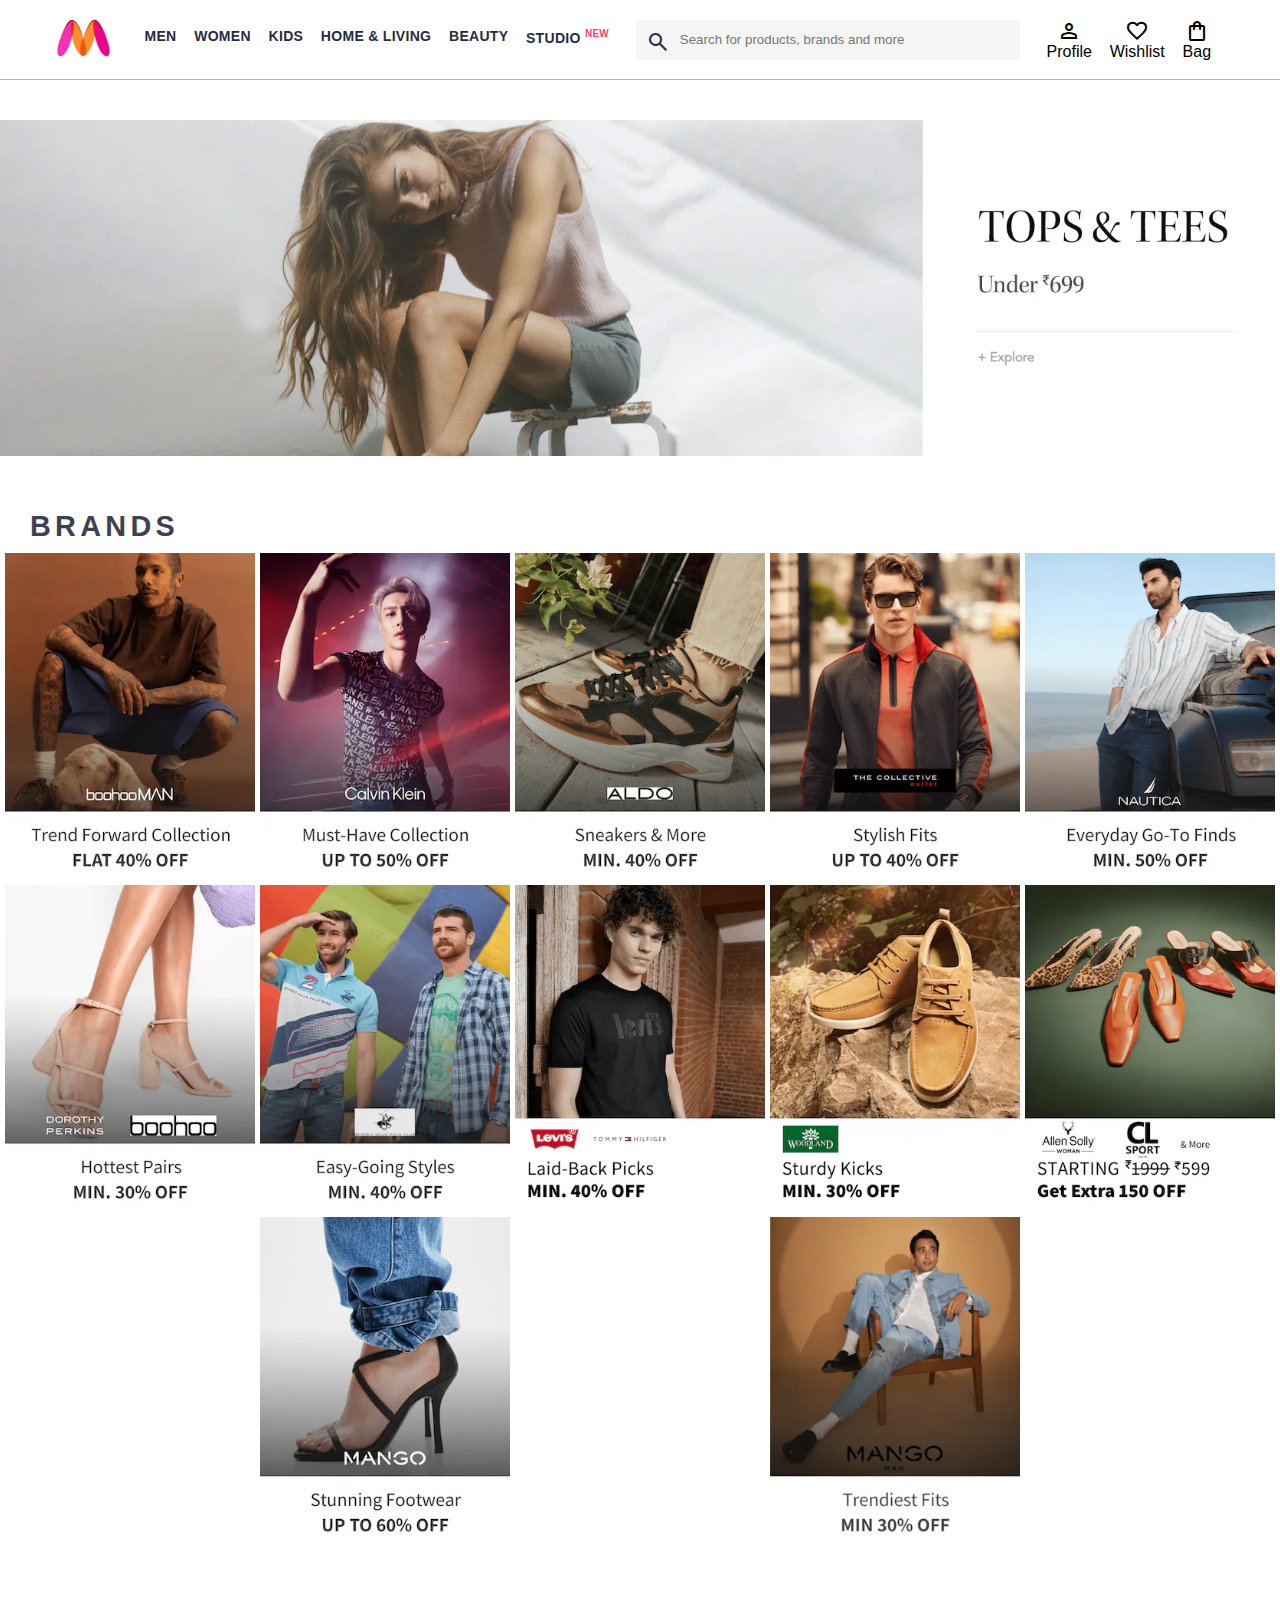
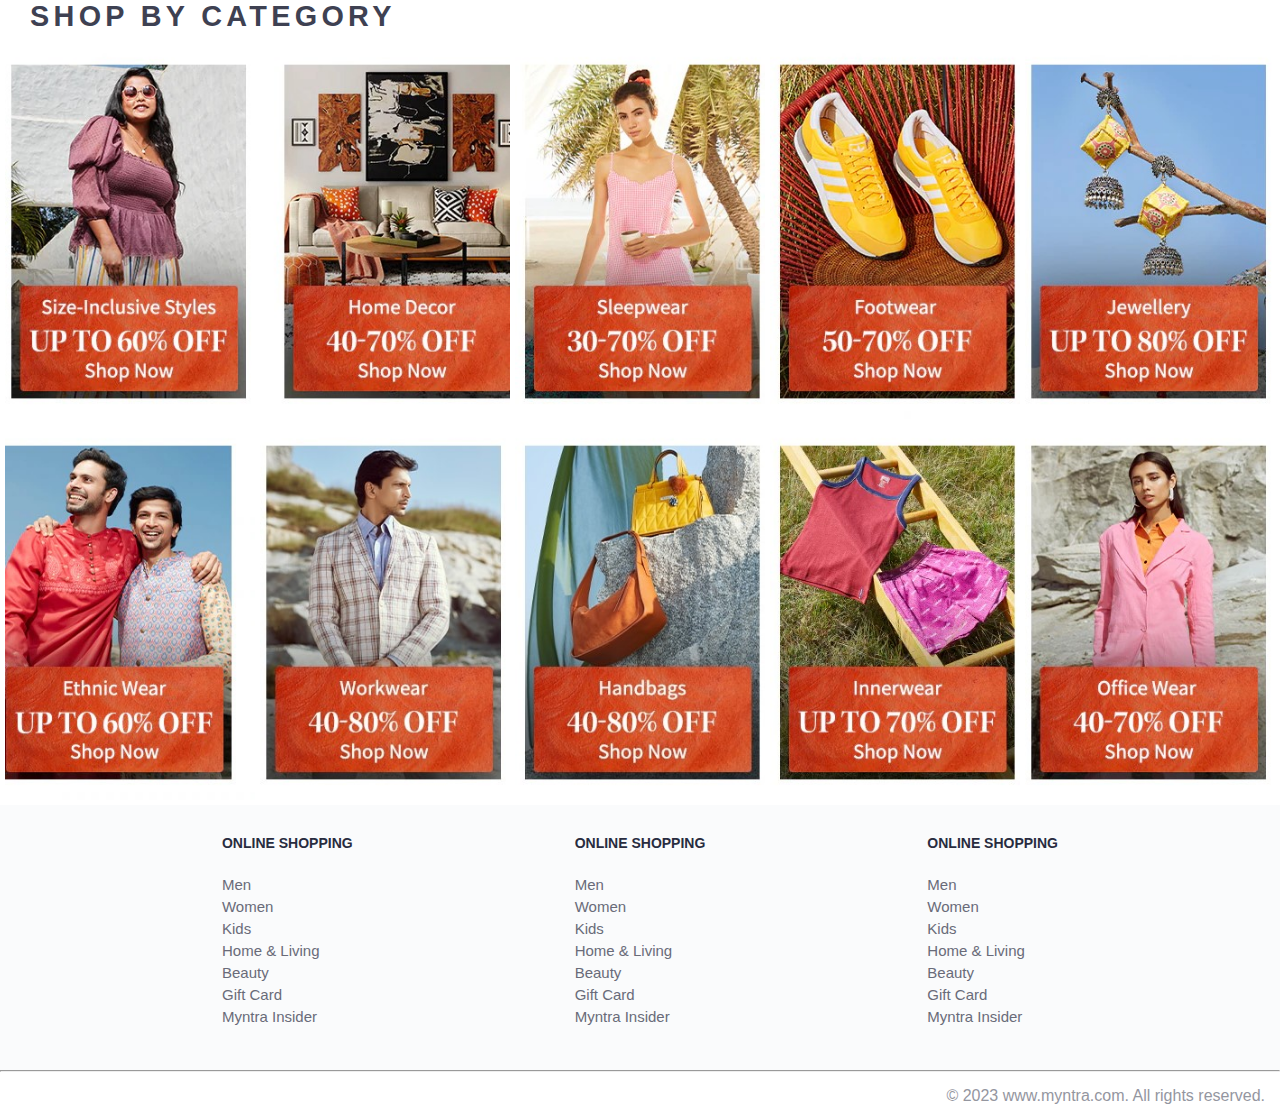
<file: Myntra Clone/MYNTRA CLONE/index.html>
<!DOCTYPE html>
<html lang="en">
<head>
    <title>Myntra Clone</title>
    <link rel="stylesheet" href="index.css">
    <link rel="stylesheet" href="https://fonts.googleapis.com/css2?family=Material+Symbols+Outlined:opsz,wght,FILL,GRAD@20..48,100..700,0..1,-50..200"/>
</head>
<body>
    <header>
        <div class="logo_container">
            <a href="#"><img class="myntra_home" src="myntra_logo.webp" alt="Myntra Home"></a>
        </div>
        <nav class="nav_bar">
            <a href="#">Men</a>
            <a href="#">Women</a>
            <a href="#">Kids</a>
            <a href="#">Home & Living</a>
            <a href="#">Beauty</a>
            <a href="#">Studio <sup>New</sup></a>
        </nav>
        <div class="search_bar">
            <span class="material-symbols-outlined search_icon">search</span>
            <input class="search_input" placeholder="Search for products, brands and more">
        </div>
        <div class="action_bar">
            <div class="action_container">
                <span class="material-symbols-outlined action_icon">person</span>
                <span class="action_name">Profile</span>
            </div>

            <div class="action_container">
                <span class="material-symbols-outlined action_icon">favorite</span>
                <span class="action_name">Wishlist</span>
            </div>

            <div class="action_container">
                <span class="material-symbols-outlined action_icon">shopping_bag</span>
                <span class="action_name">Bag</span>
            </div>
        </div>
    </header>
    <main>
        <div class="banner_container">
            <img class="banner_image" src="banner.jpg" alt="Main Banner">
        </div>
        <div class="category_heading">BRANDS</div>
        <div class="category_items">
            <a href="#"><img class="sale_item" src="1.png"></a>
            <a href="CalvinKlein.html"><img class="sale_item" src="2.png"></a>
            <a href="#"><img class="sale_item" src="3.png"></a>
            <a href="#"><img class="sale_item" src="4.png"></a>
            <a href="#"><img class="sale_item" src="5.png"></a>
            <a href="#"><img class="sale_item" src="6.png"></a>
            <a href="#"><img class="sale_item" src="7.png"></a>
            <a href="#"><img class="sale_item" src="8.png"></a>
            <a href="#"><img class="sale_item" src="9.png"></a>
            <a href="#"><img class="sale_item" src="10.png"></a>
            <a href="#"><img class="sale_item" src="11.png"></a>
            <a href="#"><img class="sale_item" src="12.png"></a>
        </div>

        <div class="category_heading">SHOP BY CATEGORY</div>
        <div class="category_items">
            <a href="#"><img class="sale_item" src="1.jpg"></a>
            <a href="#"><img class="sale_item" src="2.jpg"></a>
            <a href="#"><img class="sale_item" src="3.jpg"></a>
            <a href="#"><img class="sale_item" src="4.jpg"></a>
            <a href="#"><img class="sale_item" src="5.jpg"></a>
            <a href="#"><img class="sale_item" src="6.jpg"></a>
            <a href="#"><img class="sale_item" src="7.jpg"></a>
            <a href="#"><img class="sale_item" src="8.jpg"></a>
            <a href="#"><img class="sale_item" src="9.jpg"></a>
            <a href="#"><img class="sale_item" src="10.jpg"></a>
        </div>
    </main>
    <footer>
        <div class="footer_container">
            <div class="footer_column">
                <h3>ONLINE SHOPPING</h3>

                <a href="#">Men</a>
                <a href="#">Women</a>
                <a href="#">Kids</a>
                <a href="#">Home & Living</a>
                <a href="#">Beauty</a>
                <a href="#">Gift Card</a>
                <a href="#">Myntra Insider</a>
            </div>

            <div class="footer_column">
                <h3>ONLINE SHOPPING</h3>

                <a href="#">Men</a>
                <a href="#">Women</a>
                <a href="#">Kids</a>
                <a href="#">Home & Living</a>
                <a href="#">Beauty</a>
                <a href="#">Gift Card</a>
                <a href="#">Myntra Insider</a>
            </div>

            <div class="footer_column">
                <h3>ONLINE SHOPPING</h3>

                <a href="#">Men</a>
                <a href="#">Women</a>
                <a href="#">Kids</a>
                <a href="#">Home & Living</a>
                <a href="#">Beauty</a>
                <a href="#">Gift Card</a>
                <a href="#">Myntra Insider</a>
            </div>
        </div>
        <hr>

        <div class="copyright">
            © 2023 www.myntra.com. All rights reserved.
        </div>
    </footer>
</body>
</html>
</file>
<file: Myntra Clone/MYNTRA CLONE/index.css>
* {
  margin: 0;
  padding: 0;
  font-family: Assistant,-apple-system,BlinkMacSystemFont,Segoe UI,Roboto,Helvetica,Arial,sans-serif;
  box-sizing: border-box;
}
header {
  display: flex;
  background-color: #ffffff;
  height: 80px;
  justify-content: space-between;
  align-items: center;
  border-bottom: 1px solid #b6b1b1;
}
.myntra_home {
  height: 50px;
}
.logo_container {
  margin-left: 4%;
}
.action_bar {
  margin-right: 4%;
}
.nav_bar {
  display: flex;
  min-width: 500px;
  justify-content: space-evenly;
}
.nav_bar a {
  font-size: 14px;
  letter-spacing: .3px;
  color: #282c3f;
  font-weight: 700;
  text-transform: uppercase;
  text-decoration: none;
  padding: 28px 0;
  border-bottom: 5px solid #ffffff;
}
.nav_bar a:hover {
  border-bottom: 4px solid #f54e77;
}

.nav_bar a sup {
  color: #ff3f6c;
  font-size: 10px;
}

.search_bar {
  height: 40px;
  min-width: 200px;
  width: 30%;
  display: flex;
  align-items: center;
}
.search_icon {
  box-sizing: content-box;
  height: 20px;
  padding: 10px;

  background-color: #f5f5f6;
  color: #282c3f;
  font-weight: 300;
  border-radius: 4px 0 0 4px;
}
.search_input {
  color: #696e79;
  background-color: #f5f5f6;
  flex-grow: 1;
  height: 40px;
  border: 0;
  border-radius: 0 4px 4px 0;
}

.action_bar {
  display: flex;
  min-width: 200px;
  justify-content: space-evenly;
}

.action_container {
  display: flex;
  flex-direction: column;
  align-items: center;
}

/* Main section */
.banner_container {
  margin: 40px 0;
}
.banner_image {
  width: 100%;
}

.category_heading {
  text-transform: uppercase;
  color: #3e4152;
  letter-spacing: .15em;
  font-size: 1.8em;
  margin: 50px 0 10px 30px;
  max-height: 5em;
  font-weight: 700;
}

.category_items {
  display: flex;
  flex-wrap: wrap;
  justify-content: space-evenly;
}

.sale_item {
  width: 250px;
}

.footer_container {
  padding: 30px 0px 40px 0px;
  background: #FAFBFC;
  display: flex;
  justify-content: space-evenly;
}

.footer_column {
  display: flex;
  flex-direction: column;
}

.footer_column h3 {
  color: #282c3f;
  font-size: 14px;
  margin-bottom: 25px;
}

.footer_column a {
  color: #696b79;
  font-size: 15px;
  text-decoration: none;
  padding-bottom: 5px;
}

.copyright {
  color: #94969f;
  text-align: end;
  padding: 15px;
}
</file>
